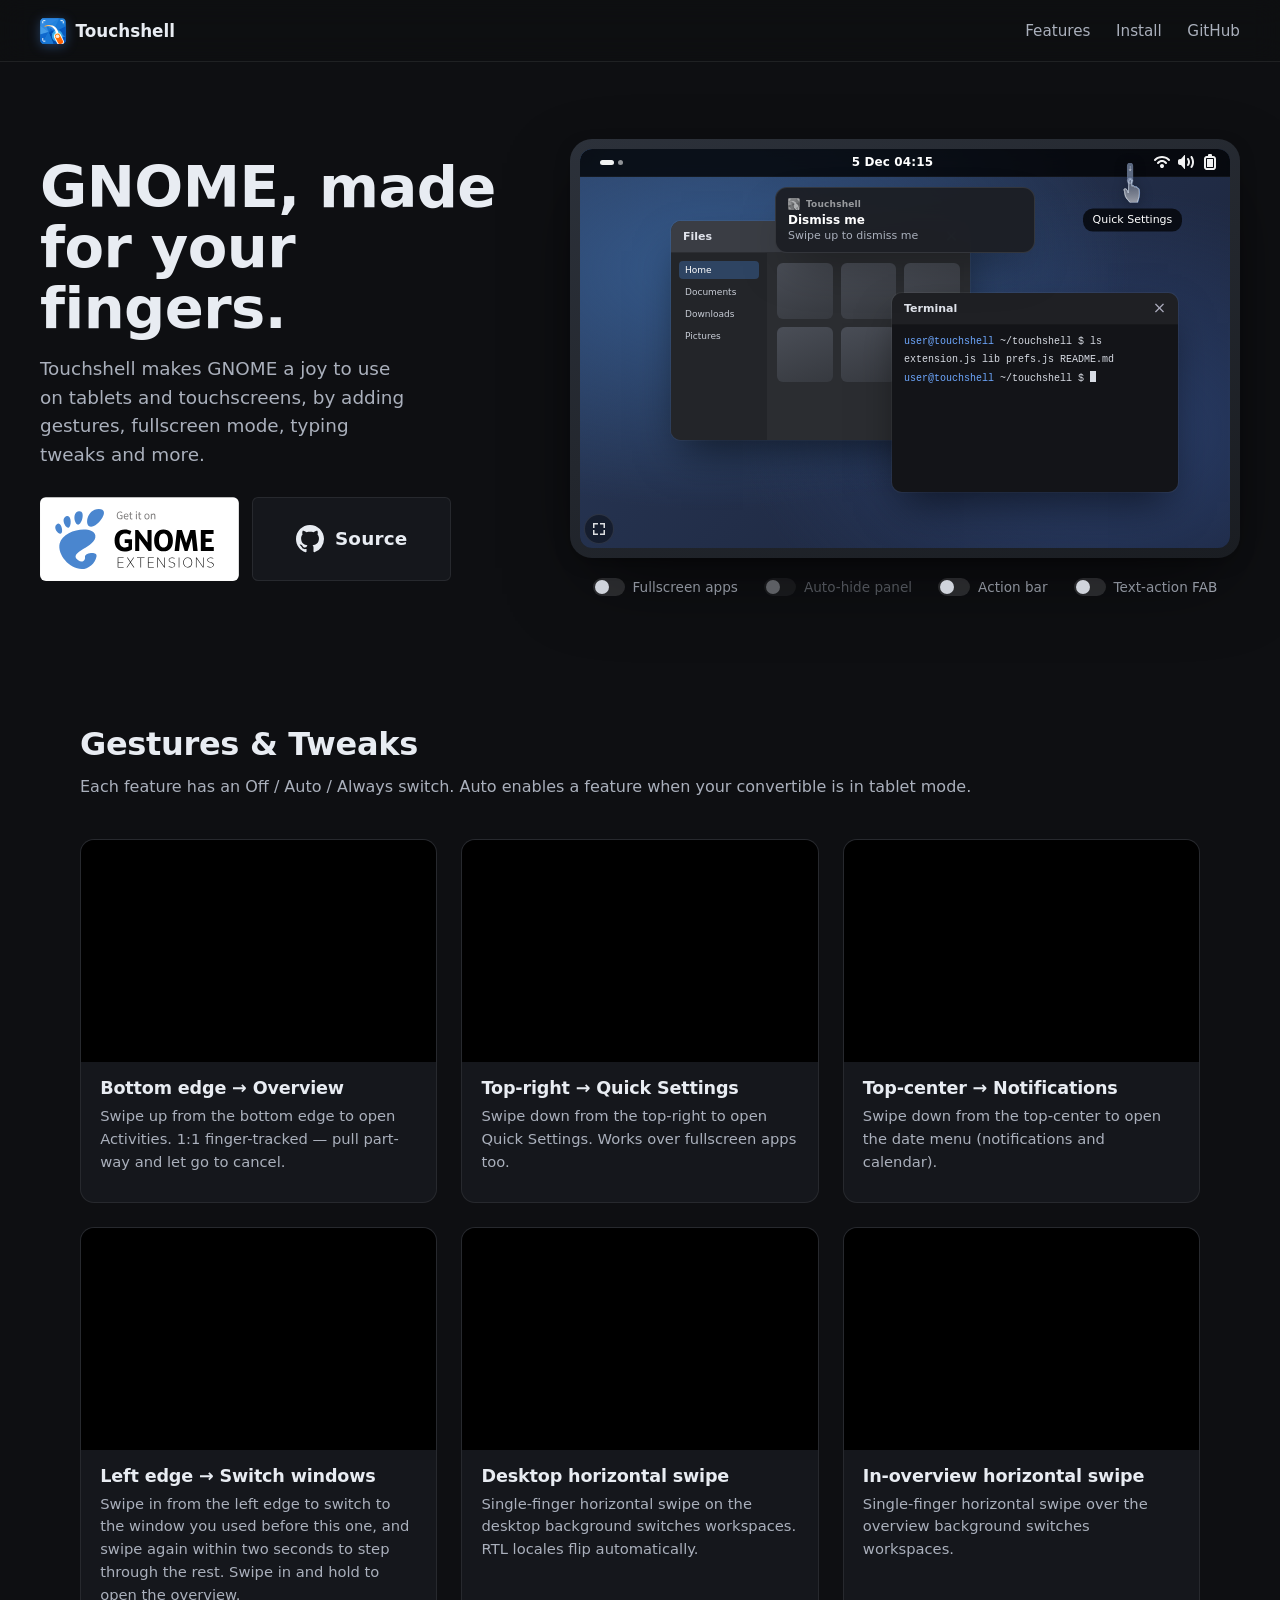
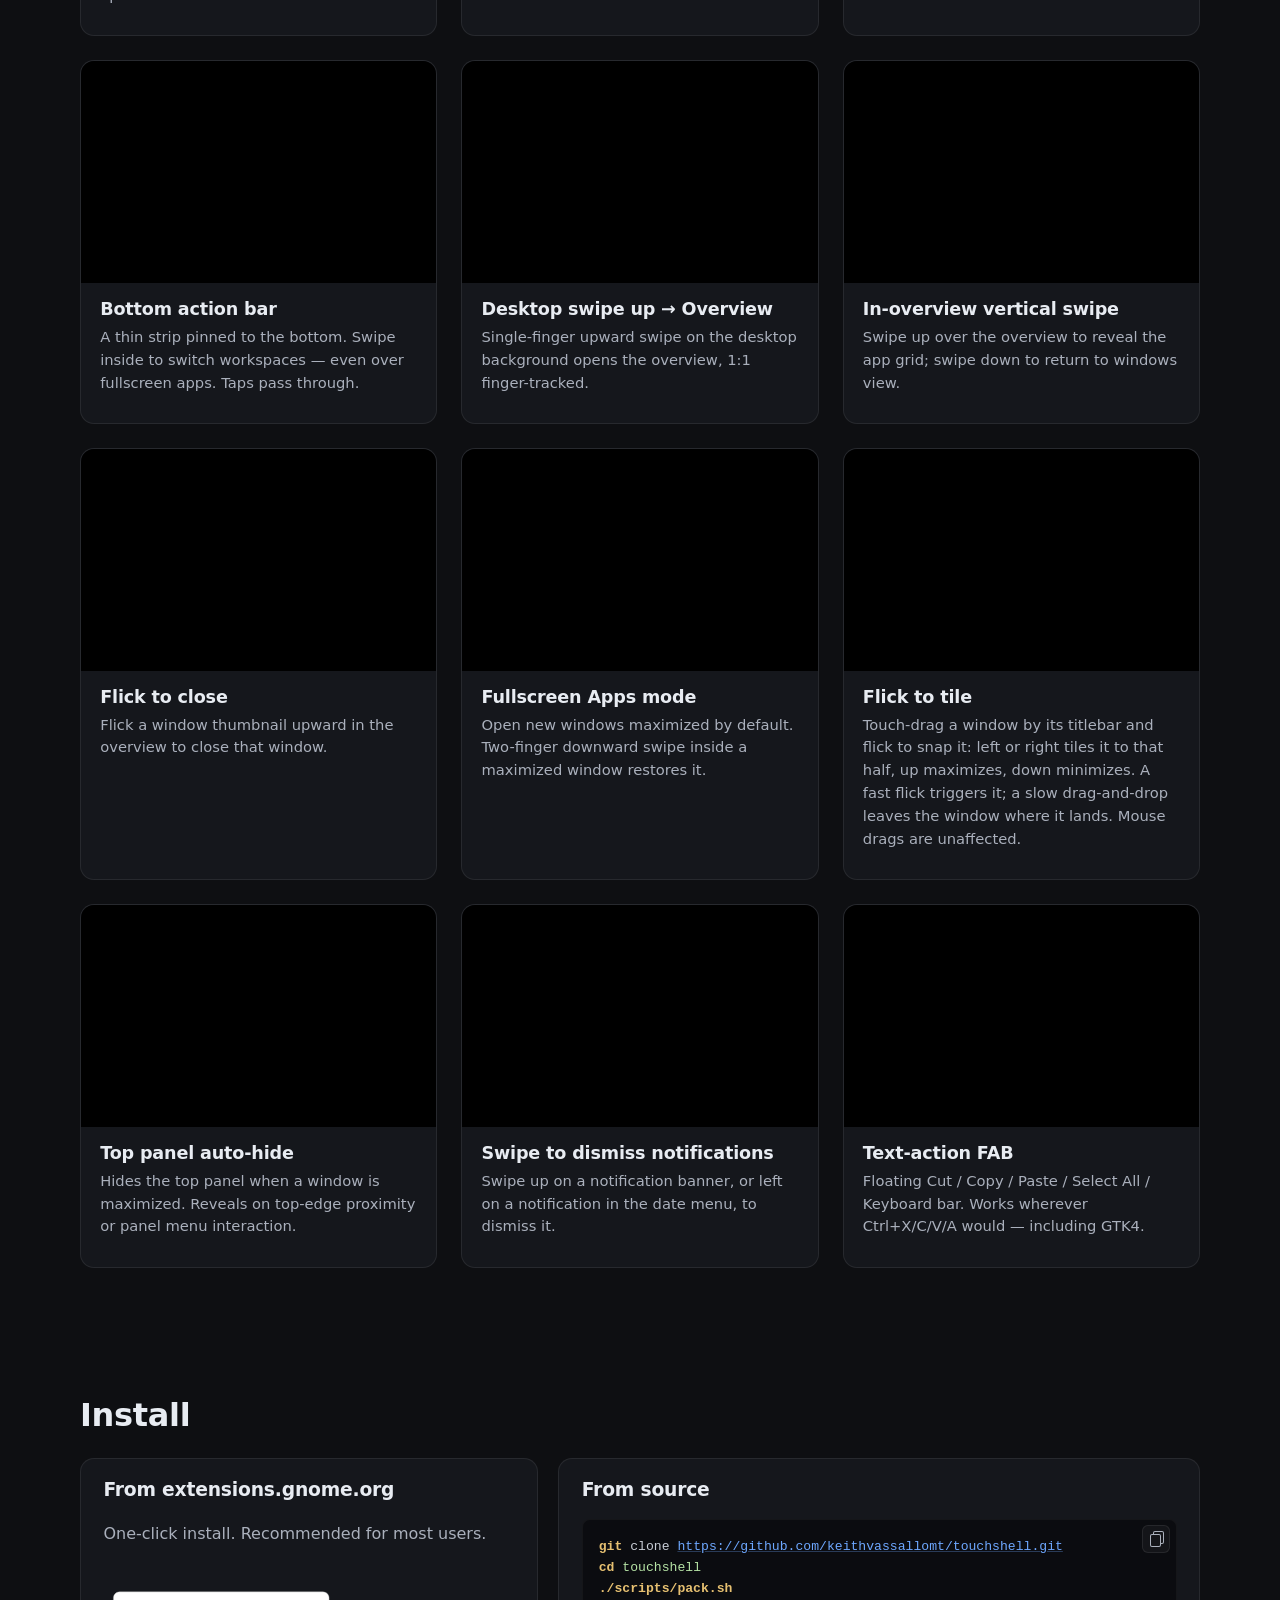
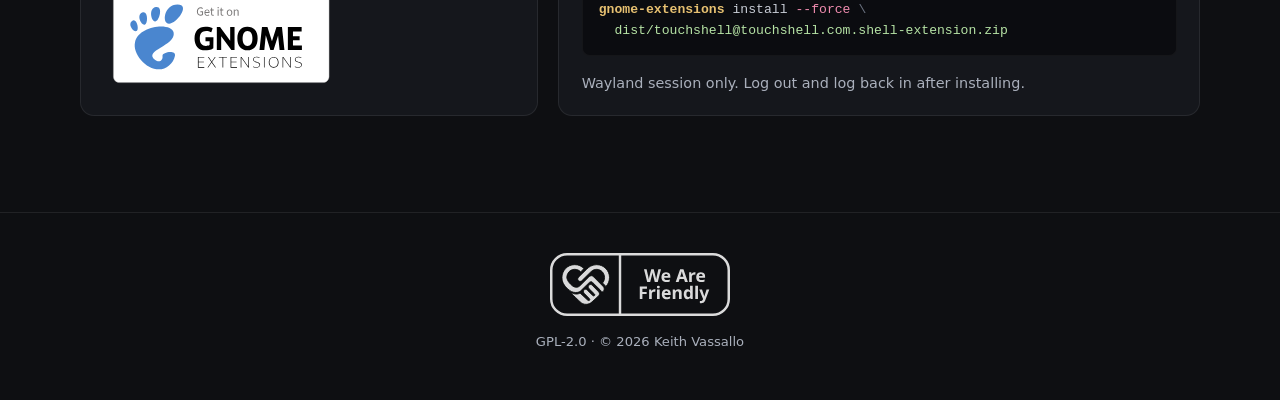
<file: index.html>
<!doctype html>
<html lang="en">
<head>
  <meta charset="utf-8" />
  <meta name="viewport" content="width=device-width, initial-scale=1, viewport-fit=cover" />
  <title>Touchshell — GNOME, made for your fingers</title>
  <meta name="description" content="A GNOME Shell extension that makes GNOME a joy to use on tablets and touchscreens — gestures, fullscreen mode, typing tweaks and more." />
  <link rel="icon" href="assets/touchshell.svg" type="image/svg+xml" />

  <!-- Open Graph -->
  <meta property="og:type" content="website" />
  <meta property="og:site_name" content="Touchshell" />
  <meta property="og:title" content="Touchshell - Making GNOME better on tablets and touchscreens" />
  <meta property="og:description" content="A GNOME Shell extension that makes GNOME a joy to use on tablets and touchscreens — gestures, fullscreen mode, typing tweaks and more." />
  <meta property="og:url" content="https://touchshell.com/" />
  <meta property="og:image" content="https://touchshell.com/assets/social-card.png" />
  <meta property="og:image:width" content="1731" />
  <meta property="og:image:height" content="909" />
  <meta property="og:image:alt" content="Touchshell — GNOME made for your fingers. Hero screenshot showing the in-browser GNOME mock and feature toggles." />

  <!-- Twitter / X -->
  <meta name="twitter:card" content="summary_large_image" />
  <meta name="twitter:title" content="Touchshell - Making GNOME better on tablets and touchscreens" />
  <meta name="twitter:description" content="A GNOME Shell extension that makes GNOME a joy to use on tablets and touchscreens — gestures, fullscreen mode, typing tweaks and more." />
  <meta name="twitter:image" content="https://touchshell.com/assets/social-card.png" />
  <meta name="twitter:image:alt" content="Touchshell — GNOME made for your fingers. Hero screenshot showing the in-browser GNOME mock and feature toggles." />

  <link rel="stylesheet" href="styles.css" />
</head>
<body>
  <header class="site-header">
    <a class="brand" href="/">
      <span class="brand-mark" aria-hidden="true"></span>
      <span class="brand-name">Touchshell</span>
    </a>
    <nav class="site-nav">
      <a href="#features">Features</a>
      <a href="#install">Install</a>
      <a href="https://github.com/keithvassallomt/touchshell" target="_blank" rel="noopener">GitHub</a>
    </nav>
  </header>

  <main>
    <section class="hero">
      <div class="hero-copy">
        <h1>GNOME, made for your fingers.</h1>
        <p class="lede">Touchshell makes GNOME a joy to use on tablets and touchscreens, by adding gestures, fullscreen mode, typing tweaks and more.</p>
        <div class="hero-cta">
          <a class="ego-badge" href="https://extensions.gnome.org/extension/9983/touchshell/" target="_blank" rel="noopener" aria-label="Get it on GNOME Extensions">
            <img src="assets/get-it-on-ego.svg" alt="Get it on GNOME Extensions" />
          </a>
          <a class="github-badge" href="https://github.com/keithvassallomt/touchshell" target="_blank" rel="noopener" aria-label="Source on GitHub">
            <svg viewBox="0 0 16 16" width="22" height="22" aria-hidden="true" fill="currentColor">
              <path d="M8 0C3.58 0 0 3.58 0 8c0 3.54 2.29 6.53 5.47 7.59.4.07.55-.17.55-.38 0-.19-.01-.82-.01-1.49-2.01.37-2.53-.49-2.69-.94-.09-.23-.48-.94-.82-1.13-.28-.15-.68-.52-.01-.53.63-.01 1.08.58 1.23.82.72 1.21 1.87.87 2.33.66.07-.52.28-.87.51-1.07-1.78-.2-3.64-.89-3.64-3.95 0-.87.31-1.59.82-2.15-.08-.2-.36-1.02.08-2.12 0 0 .67-.21 2.2.82.64-.18 1.32-.27 2-.27.68 0 1.36.09 2 .27 1.53-1.04 2.2-.82 2.2-.82.44 1.1.16 1.92.08 2.12.51.56.82 1.27.82 2.15 0 3.07-1.87 3.75-3.65 3.95.29.25.54.73.54 1.48 0 1.07-.01 1.93-.01 2.2 0 .21.15.46.55.38A8.013 8.013 0 0016 8c0-4.42-3.58-8-8-8z"/>
            </svg>
            <span>Source</span>
          </a>
        </div>
      </div>

      <div class="stage" id="stage" aria-label="Interactive Touchshell demo">
        <div class="device" id="device">
          <button class="device-fullscreen-btn" id="deviceFullscreenBtn" type="button" aria-label="Toggle fullscreen demo">
            <svg class="icon-expand" viewBox="0 0 16 16" width="16" height="16" aria-hidden="true" fill="currentColor">
              <path d="M2 2h5v1.5H3.5V7H2V2zm12 0v5h-1.5V3.5H9V2h5zM2 14v-5h1.5v3.5H7V14H2zm12 0h-5v-1.5h3.5V9H14v5z"/>
            </svg>
            <svg class="icon-collapse" viewBox="0 0 16 16" width="16" height="16" aria-hidden="true" fill="currentColor">
              <path d="M2 6h4V2H4.5v2.5H2V6zm8-4v4h4V4.5h-2.5V2H10zM6 14v-4H2v1.5h2.5V14H6zm8-4h-4v4h1.5v-2.5H14V10z"/>
            </svg>
          </button>
          <div class="shell" id="shell">
            <!-- top panel -->
            <div class="panel" id="panel">
              <button class="panel-workspaces" type="button" id="panelWorkspaces" aria-label="Workspaces">
                <span class="ws-pip" data-ws="0"></span>
                <span class="ws-pip" data-ws="1"></span>
              </button>
              <button class="panel-clock" type="button" id="panelClock">10:42 · Wed 13 May</button>
              <div class="panel-tray">
                <span class="tray-icon" data-icon="wifi" aria-hidden="true"></span>
                <span class="tray-icon" data-icon="vol" aria-hidden="true"></span>
                <span class="tray-icon" data-icon="bat" aria-hidden="true"></span>
              </div>
            </div>

            <!-- desktop / windows layer -->
            <div class="stage-layer" id="stageLayer">
              <div class="workspaces" id="workspaces">
                <div class="workspace" data-ws="0">
                  <div class="wallpaper"></div>
                  <div class="window" style="--x:14%; --y:18%; --w:46%; --h:55%;">
                    <div class="window-header">
                      <span class="window-title">Files</span>
                      <span class="window-close" aria-hidden="true">×</span>
                    </div>
                    <div class="window-body files-body">
                      <div class="sidebar">
                        <div class="side-item">Home</div>
                        <div class="side-item">Documents</div>
                        <div class="side-item">Downloads</div>
                        <div class="side-item">Pictures</div>
                      </div>
                      <div class="files-grid">
                        <div class="file"></div><div class="file"></div><div class="file"></div>
                        <div class="file"></div><div class="file"></div><div class="file"></div>
                      </div>
                    </div>
                  </div>
                  <div class="window" style="--x:48%; --y:36%; --w:44%; --h:50%;">
                    <div class="window-header dark">
                      <span class="window-title">Terminal</span>
                      <span class="window-close" aria-hidden="true">×</span>
                    </div>
                    <div class="window-body term-body">
                      <p><span class="term-prompt">user@touchshell</span> ~/touchshell $ ls</p>
                      <p>extension.js  lib  prefs.js  README.md</p>
                      <p><span class="term-prompt">user@touchshell</span> ~/touchshell $ <span class="term-cursor"></span></p>
                    </div>
                  </div>
                  <div class="window textedit-window" data-closable id="closableWindow" style="--x:6%; --y:76%; --w:40%; --h:22%;">
                    <div class="window-header">
                      <span class="window-title">TextEdit</span>
                      <span class="window-close" aria-hidden="true">×</span>
                    </div>
                    <div class="window-body textedit-body">
                      <p class="textedit-prompt">flick up to close me</p>
                    </div>
                  </div>
                </div>
                <div class="workspace" data-ws="1">
                  <div class="wallpaper"></div>
                  <div class="window" style="--x:18%; --y:14%; --w:60%; --h:70%;">
                    <div class="window-header">
                      <span class="window-title">Web</span>
                      <span class="window-close" aria-hidden="true">×</span>
                    </div>
                    <div class="window-body web-body">
                      <div class="web-bar"></div>
                      <div class="web-content">
                        <div class="web-line w70"></div>
                        <div class="web-line w50"></div>
                        <div class="web-line w90"></div>
                        <div class="web-line w40"></div>
                      </div>
                    </div>
                  </div>
                </div>
              </div>

              <!-- overview overlays -->
              <div class="overview-workspaces" id="overviewWorkspaces" aria-hidden="true">
                <div class="thumb active" data-ws="0">
                  <div class="thumb-win" style="--x:14%; --y:18%; --w:46%; --h:55%; --c:#3a3d44"></div>
                  <div class="thumb-win" style="--x:48%; --y:36%; --w:44%; --h:50%; --c:#1f2024"></div>
                </div>
                <div class="thumb" data-ws="1">
                  <div class="thumb-win" style="--x:18%; --y:14%; --w:60%; --h:70%; --c:#3a3d44"></div>
                </div>
              </div>

              <div class="dash" id="dash" aria-hidden="true">
                <div class="dash-app"></div>
                <div class="dash-app"></div>
                <div class="dash-app"></div>
                <div class="dash-app"></div>
                <div class="dash-app"></div>
                <div class="dash-app dash-sep"></div>
                <div class="dash-app dash-grid"></div>
              </div>

              <!-- app grid (visible only in mode=app-grid) -->
              <div class="app-grid" id="appGrid" aria-hidden="true">
                <div class="app-grid-tile"></div><div class="app-grid-tile"></div>
                <div class="app-grid-tile"></div><div class="app-grid-tile"></div>
                <div class="app-grid-tile"></div><div class="app-grid-tile"></div>
                <div class="app-grid-tile"></div><div class="app-grid-tile"></div>
                <div class="app-grid-tile"></div><div class="app-grid-tile"></div>
                <div class="app-grid-tile"></div><div class="app-grid-tile"></div>
              </div>
            </div>

            <!-- desktop notification banner (dismissible) -->
            <div class="banner" id="banner" data-dismiss="banner">
              <span class="banner-head">
                <img class="notif-icon" src="assets/touchshell.svg" data-icon="touchshell" alt="" aria-hidden="true" />
                <span class="banner-app">Touchshell</span>
              </span>
              <span class="banner-title">Dismiss me</span>
              <span class="banner-body">Swipe up to dismiss me</span>
            </div>

            <!-- quick settings popover -->
            <div class="popover popover-qs" id="popoverQs" aria-hidden="true">
              <!-- Sliders at the top -->
              <div class="qs-slider">
                <span class="qs-slider-icon" data-icon="vol" aria-hidden="true"></span>
                <div class="qs-slider-track"><div class="qs-slider-fill" style="width:42%"></div></div>
              </div>
              <div class="qs-slider">
                <span class="qs-slider-icon" data-icon="brightness" aria-hidden="true"></span>
                <div class="qs-slider-track"><div class="qs-slider-fill" style="width:68%"></div></div>
              </div>

              <!-- Tiles -->
              <div class="qs-tiles">
                <button class="qs-tile on" type="button" data-tile="wifi">
                  <span class="qs-tile-icon" data-icon="wifi" aria-hidden="true"></span>
                  <span class="qs-tile-label">Wi-Fi</span>
                  <span class="qs-tile-chev" aria-hidden="true">›</span>
                </button>
                <button class="qs-tile on" type="button" data-tile="bluetooth">
                  <span class="qs-tile-icon" data-icon="bluetooth" aria-hidden="true"></span>
                  <span class="qs-tile-label">Bluetooth</span>
                  <span class="qs-tile-chev" aria-hidden="true">›</span>
                </button>
                <button class="qs-tile" type="button" data-tile="night-light">
                  <span class="qs-tile-icon" data-icon="night-light" aria-hidden="true"></span>
                  <span class="qs-tile-label">Night Light</span>
                </button>
                <button class="qs-tile on" type="button" data-tile="dark-style">
                  <span class="qs-tile-icon qs-tile-icon-inline" aria-hidden="true">
                    <svg viewBox="0 0 16 16" fill="currentColor"><path d="M8 1.5a6.5 6.5 0 1 0 0 13zm0 1.4v10.2a5.1 5.1 0 0 1 0-10.2z"/><path d="M8 0a8 8 0 1 0 0 16A8 8 0 0 0 8 0zm0 1.5a6.5 6.5 0 0 1 0 13 6.5 6.5 0 0 1 0-13z" opacity=".7"/></svg>
                  </span>
                  <span class="qs-tile-label">Dark Style</span>
                </button>
                <button class="qs-tile qs-tile-touchshell" type="button" data-tile="touchshell" id="qsTouchshell" aria-expanded="false">
                  <span class="qs-tile-icon qs-tile-icon-brand" aria-hidden="true"></span>
                  <span class="qs-tile-label">Touchshell</span>
                  <span class="qs-tile-chev" aria-hidden="true">›</span>
                </button>
              </div>

              <!-- Touchshell sub-panel (shown when qsTouchshell is expanded) -->
              <div class="qs-subpanel" id="qsTouchshellPanel">
                <div class="qs-subpanel-header">
                  <span class="qs-tile-icon qs-tile-icon-brand" aria-hidden="true"></span>
                  <span class="qs-subpanel-title">Touchshell</span>
                </div>
                <div class="qs-sub-row">
                  <span class="qs-sub-label">Fullscreen apps</span>
                  <button class="qs-sub-toggle" type="button" role="switch" data-qs-toggle="fullscreen-apps" aria-checked="false">
                    <span class="qs-sub-pip"></span>
                  </button>
                </div>
                <div class="qs-sub-row">
                  <span class="qs-sub-label">Auto-hide top panel</span>
                  <button class="qs-sub-toggle" type="button" role="switch" data-qs-toggle="panel-hide" aria-checked="false">
                    <span class="qs-sub-pip"></span>
                  </button>
                </div>
                <div class="qs-sub-row">
                  <span class="qs-sub-label">Touch text-action FAB</span>
                  <button class="qs-sub-toggle" type="button" role="switch" data-qs-toggle="fab" aria-checked="false">
                    <span class="qs-sub-pip"></span>
                  </button>
                </div>
              </div>
            </div>

            <!-- calendar / notifications popover -->
            <div class="popover popover-cal" id="popoverCal" aria-hidden="true">
              <div class="cal-header" id="calHeader"></div>
              <div class="cal-grid" id="calGrid"></div>
              <div class="notif-list">
                <div class="notif dismissible" id="bannerShadeEntry" data-dismiss="notif">
                  <span class="notif-head">
                    <img class="notif-icon" src="assets/touchshell.svg" data-icon="touchshell" alt="" aria-hidden="true" />
                    <span class="notif-app">Touchshell</span>
                  </span>
                  <span class="notif-body">Swipe left to dismiss me</span>
                </div>
                <div class="notif">
                  <span class="notif-head">
                    <img class="notif-icon" src="assets/touchshell.svg" data-icon="touchshell" alt="" aria-hidden="true" />
                    <span class="notif-app">Touchshell</span>
                  </span>
                  <span class="notif-body">v1.0 is ready</span>
                </div>
                <div class="notif">
                  <span class="notif-head">
                    <span class="notif-icon" data-icon="files" aria-hidden="true"></span>
                    <span class="notif-app">Files</span>
                  </span>
                  <span class="notif-body">Sync complete</span>
                </div>
              </div>
            </div>
            <!-- bottom action bar (visible when toggled on; visual only) -->
            <div class="action-bar" id="actionBar" aria-hidden="true"></div>

            <!-- gesture hint overlay (lives inside the shell so anchor coords match) -->
            <div class="hint" id="hint" aria-hidden="true">
              <img id="hintIcon" alt="" />
              <span id="hintLabel"></span>
            </div>

            <!-- Touch text-action FAB (visible only when fab toggle is on) -->
            <button class="ts-fab" id="tsFab" type="button" tabindex="-1" aria-label="Text actions" aria-hidden="true">
              <svg viewBox="0 0 16 16" width="18" height="18" aria-hidden="true" fill="currentColor">
                <path d="M2 4.5A1.5 1.5 0 0 1 3.5 3h9A1.5 1.5 0 0 1 14 4.5v7A1.5 1.5 0 0 1 12.5 13h-9A1.5 1.5 0 0 1 2 11.5v-7zm1 0v7c0 .28.22.5.5.5h9a.5.5 0 0 0 .5-.5v-7a.5.5 0 0 0-.5-.5h-9a.5.5 0 0 0-.5.5z"/>
                <path d="M4 5.75h1.5v1H4v-1zm2.5 0H8v1H6.5v-1zm2.5 0h1.5v1H9v-1zm2.5 0H13v1h-1.5v-1zM4 7.75h1.5v1H4v-1zm2.5 0H8v1H6.5v-1zm2.5 0h1.5v1H9v-1zm2.5 0H13v1h-1.5v-1zM5 9.75h6v1H5v-1z"/>
              </svg>
            </button>

            <!-- Action bar that pops above the FAB when tapped -->
            <div class="ts-fab-bar" id="tsFabBar" role="menu" aria-hidden="true">
              <button class="ts-fab-btn" type="button" tabindex="-1" data-action="cut" role="menuitem">
                <svg viewBox="0 0 16 16" width="14" height="14" aria-hidden="true" fill="currentColor"><path d="M3.5 1.5a2 2 0 1 0 1.46 3.36L6.78 6.5l-1.82 1.64A2 2 0 1 0 5.7 9l1.85-1.64L11.5 11a1.5 1.5 0 0 0 1.06.44h.94l-4.94-4.44 4.94-4.44h-.94A1.5 1.5 0 0 0 11.5 3L7.55 6.5 4.96 4.14A2 2 0 0 0 3.5 1.5zm0 1a1 1 0 1 1 0 2 1 1 0 0 1 0-2zm0 7.5a1 1 0 1 1 0 2 1 1 0 0 1 0-2z"/></svg>
                <span>Cut</span>
              </button>
              <button class="ts-fab-btn" type="button" tabindex="-1" data-action="copy" role="menuitem">
                <svg viewBox="0 0 16 16" width="14" height="14" aria-hidden="true" fill="currentColor"><path d="M5 2a2 2 0 0 1 2-2h7a2 2 0 0 1 2 2v9a2 2 0 0 1-2 2h-2v-1h2a1 1 0 0 0 1-1V2a1 1 0 0 0-1-1H7a1 1 0 0 0-1 1v1H5V2z"/><path d="M2 5a2 2 0 0 1 2-2h7a2 2 0 0 1 2 2v9a2 2 0 0 1-2 2H4a2 2 0 0 1-2-2V5zm2-1a1 1 0 0 0-1 1v9a1 1 0 0 0 1 1h7a1 1 0 0 0 1-1V5a1 1 0 0 0-1-1H4z"/></svg>
                <span>Copy</span>
              </button>
              <button class="ts-fab-btn" type="button" tabindex="-1" data-action="paste" role="menuitem">
                <svg viewBox="0 0 16 16" width="14" height="14" aria-hidden="true" fill="currentColor"><path d="M5 0a1.5 1.5 0 0 0-1.5 1.5V2H2a2 2 0 0 0-2 2v10a2 2 0 0 0 2 2h10a2 2 0 0 0 2-2V4a2 2 0 0 0-2-2h-1.5v-.5A1.5 1.5 0 0 0 9 0H5zm0 1h4a.5.5 0 0 1 .5.5V2H4.5v-.5A.5.5 0 0 1 5 1zM2 3h10a1 1 0 0 1 1 1v10a1 1 0 0 1-1 1H2a1 1 0 0 1-1-1V4a1 1 0 0 1 1-1z"/></svg>
                <span>Paste</span>
              </button>
              <button class="ts-fab-btn" type="button" tabindex="-1" data-action="selectAll" role="menuitem">
                <svg viewBox="0 0 16 16" width="14" height="14" aria-hidden="true" fill="currentColor"><path d="M1 1h2v1H2v1H1V1zm12 0h2v2h-1V2h-1V1zM1 13h1v1h1v1H1v-2zm13 0h1v2h-2v-1h1v-1zM4 1h2v1H4V1zm4 0h2v1H8V1zM4 14h2v1H4v-1zm4 0h2v1H8v-1zM1 4h1v2H1V4zm0 4h1v2H1V8zm13-4h1v2h-1V4zm0 4h1v2h-1V8zM5 5h6v6H5V5zm1 1v4h4V6H6z"/></svg>
                <span>Select All</span>
              </button>
              <button class="ts-fab-btn" type="button" tabindex="-1" data-action="keyboard" role="menuitem">
                <svg viewBox="0 0 16 16" width="14" height="14" aria-hidden="true" fill="currentColor"><path d="M2 4a2 2 0 0 0-2 2v5a2 2 0 0 0 2 2h12a2 2 0 0 0 2-2V6a2 2 0 0 0-2-2H2zm0 1h12a1 1 0 0 1 1 1v5a1 1 0 0 1-1 1H2a1 1 0 0 1-1-1V6a1 1 0 0 1 1-1z"/><path d="M2.5 6.5h1v1h-1v-1zm2 0h1v1h-1v-1zm2 0h1v1h-1v-1zm2 0h1v1h-1v-1zm2 0h1v1h-1v-1zm2 0h1v1h-1v-1zm-10 2h1v1h-1v-1zm2 0h1v1h-1v-1zm2 0h1v1h-1v-1zm2 0h1v1h-1v-1zm2 0h1v1h-1v-1zm2 0h1v1h-1v-1zm-9 2h7v1h-7v-1z"/></svg>
                <span>Keyboard</span>
              </button>
            </div>

            <!-- On-screen keyboard mock (only the hide button is functional) -->
            <div class="ts-osk" id="tsOsk" aria-hidden="true">
              <div class="ts-osk-bar">
                <button class="ts-osk-hide" type="button" tabindex="-1" aria-label="Hide keyboard">
                  <svg viewBox="0 0 16 16" width="14" height="14" aria-hidden="true" fill="currentColor">
                    <path d="M2 4a2 2 0 0 0-2 2v5a2 2 0 0 0 2 2h12a2 2 0 0 0 2-2V6a2 2 0 0 0-2-2H2zm0 1h12a1 1 0 0 1 1 1v5a1 1 0 0 1-1 1H2a1 1 0 0 1-1-1V6a1 1 0 0 1 1-1z"/>
                    <path d="M8 16l-2-2h4l-2 2z"/>
                  </svg>
                </button>
              </div>
              <div class="ts-osk-row"><span>q</span><span>w</span><span>e</span><span>r</span><span>t</span><span>y</span><span>u</span><span>i</span><span>o</span><span>p</span></div>
              <div class="ts-osk-row ts-osk-indent"><span>a</span><span>s</span><span>d</span><span>f</span><span>g</span><span>h</span><span>j</span><span>k</span><span>l</span></div>
              <div class="ts-osk-row"><span class="ts-osk-wide">⇧</span><span>z</span><span>x</span><span>c</span><span>v</span><span>b</span><span>n</span><span>m</span><span class="ts-osk-wide">⌫</span></div>
              <div class="ts-osk-row ts-osk-bottom"><span class="ts-osk-meta">?123</span><span class="ts-osk-meta">,</span><span class="ts-osk-space"></span><span class="ts-osk-meta">.</span><span class="ts-osk-meta">⏎</span></div>
            </div>
          </div>
        </div>

        <!-- simulation control bar (below the device, scales with .stage) -->
        <div class="sim-controls" id="simControls">
          <button class="sim-toggle" type="button" data-toggle="fullscreen-apps" aria-checked="false">
            <span class="sim-toggle-track"><span class="sim-toggle-pip"></span></span>
            <span class="sim-toggle-label">Fullscreen apps</span>
          </button>
          <button class="sim-toggle" type="button" data-toggle="panel-hide" aria-checked="false">
            <span class="sim-toggle-track"><span class="sim-toggle-pip"></span></span>
            <span class="sim-toggle-label">Auto-hide panel</span>
          </button>
          <button class="sim-toggle" type="button" data-toggle="action-bar" aria-checked="false">
            <span class="sim-toggle-track"><span class="sim-toggle-pip"></span></span>
            <span class="sim-toggle-label">Action bar</span>
          </button>
          <button class="sim-toggle" type="button" data-toggle="fab" aria-checked="false">
            <span class="sim-toggle-track"><span class="sim-toggle-pip"></span></span>
            <span class="sim-toggle-label">Text-action FAB</span>
          </button>
        </div>

        <!-- mobile fallback (shown via CSS on small screens) -->
        <div class="mobile-fallback" aria-hidden="true">
          <video autoplay muted loop playsinline preload="metadata" poster="">
            <source src="https://github.com/keithvassallomt/touchshell/releases/download/demos-v1/bottom-edge.webm" type="video/webm" />
          </video>
          <p class="mobile-fallback-caption">Best viewed on a touchscreen tablet or desktop. Touchshell makes GNOME swipe-friendly.</p>
        </div>
      </div>
    </section>

    <section id="features" class="features">
      <h2>Gestures &amp; Tweaks</h2>
      <p class="section-lede">Each feature has an Off / Auto / Always switch. Auto enables a feature when your convertible is in tablet mode.</p>

      <!-- feature sections will be hydrated by app.js from a manifest, kept inline here for no-JS users -->
      <div class="feature-grid" id="featureGrid"></div>
    </section>

    <div class="lightbox" id="lightbox" role="dialog" aria-modal="true" aria-labelledby="lightboxTitle" hidden>
      <button class="lightbox-close" id="lightboxClose" type="button" aria-label="Close">&times;</button>
      <button class="lightbox-nav lightbox-prev" id="lightboxPrev" type="button" aria-label="Previous">&larr;</button>
      <button class="lightbox-nav lightbox-next" id="lightboxNext" type="button" aria-label="Next">&rarr;</button>
      <div class="lightbox-stage">
        <video id="lightboxVideo" autoplay muted loop playsinline preload="auto"></video>
        <figcaption class="lightbox-caption">
          <h3 id="lightboxTitle"></h3>
          <p id="lightboxDesc"></p>
        </figcaption>
      </div>
    </div>

    <section id="install" class="install">
      <h2>Install</h2>
      <div class="install-cards">
        <a class="install-card install-ego" href="https://extensions.gnome.org/extension/9983/touchshell/" target="_blank" rel="noopener">
          <h3>From extensions.gnome.org</h3>
          <p>One-click install. Recommended for most users.</p>
          <img class="install-ego-badge" src="assets/get-it-on-ego.svg" alt="Get it on GNOME Extensions" />
        </a>
        <div class="install-card">
          <h3>From source</h3>
          <div class="code-block">
            <button class="code-copy" type="button" data-copy-target="installCode" aria-label="Copy to clipboard">
              <svg viewBox="0 0 16 16" width="16" height="16" aria-hidden="true" fill="currentColor">
                <path d="M5 2a2 2 0 0 1 2-2h7a2 2 0 0 1 2 2v9a2 2 0 0 1-2 2h-2v-1h2a1 1 0 0 0 1-1V2a1 1 0 0 0-1-1H7a1 1 0 0 0-1 1v1H5V2z"/>
                <path d="M2 5a2 2 0 0 1 2-2h7a2 2 0 0 1 2 2v9a2 2 0 0 1-2 2H4a2 2 0 0 1-2-2V5zm2-1a1 1 0 0 0-1 1v9a1 1 0 0 0 1 1h7a1 1 0 0 0 1-1V5a1 1 0 0 0-1-1H4z"/>
              </svg>
              <span class="code-copy-label">Copy</span>
            </button>
            <pre><code id="installCode" class="lang-shell"><span class="tok-cmd">git</span> <span class="tok-sub">clone</span> <span class="tok-url">https://github.com/keithvassallomt/touchshell.git</span>
<span class="tok-cmd">cd</span> <span class="tok-path">touchshell</span>
<span class="tok-cmd">./scripts/pack.sh</span>
<span class="tok-cmd">gnome-extensions</span> <span class="tok-sub">install</span> <span class="tok-flag">--force</span> <span class="tok-cont">\</span>
  <span class="tok-path">dist/touchshell@touchshell.com.shell-extension.zip</span></code></pre>
          </div>
          <p class="install-note">Wayland session only. Log out and log back in after installing.</p>
        </div>
      </div>
    </section>
  </main>

  <footer class="site-footer">
    <a class="manifesto-badge" href="https://friendlymanifesto.org" target="_blank" rel="noopener" aria-label="Friendly Manifesto adherent">
      <img src="assets/friendly-manifesto-badge-white.svg" alt="Friendly Manifesto" />
    </a>
    <p class="copyright">GPL-2.0 &middot; &copy; <span id="copyrightYear"></span> Keith Vassallo</p>
  </footer>

  <script type="module" src="app.js"></script>
</body>
</html>
</file>
<file: styles.css>
/* ===== Tokens ===== */
:root {
  --bg: #0e0f12;
  --bg-2: #15171c;
  --fg: #e8ecf2;
  --fg-dim: #aab0bc;
  --accent: #4c93f4;
  --accent-2: #6ea8ff;
  --line: rgba(255,255,255,.08);
  --radius: 14px;
  --radius-lg: 22px;
  --font-ui: "Inter", "Cantarell", -apple-system, BlinkMacSystemFont, "Segoe UI", system-ui, sans-serif;
  --font-mono: "JetBrains Mono", "SF Mono", ui-monospace, "Cascadia Mono", Menlo, monospace;
  --shadow-lg: 0 30px 80px -20px rgba(0,0,0,.6), 0 6px 22px -8px rgba(0,0,0,.45);
}

* { box-sizing: border-box; }
html, body { margin: 0; padding: 0; }
body {
  font-family: var(--font-ui);
  color: var(--fg);
  background: radial-gradient(1200px 600px at 50% -10%, #1a2742 0%, var(--bg) 55%) no-repeat, var(--bg);
  min-height: 100vh;
  -webkit-font-smoothing: antialiased;
  text-rendering: optimizeLegibility;
}
a { color: inherit; }
h1, h2, h3 { letter-spacing: -0.01em; }
h1 { font-size: clamp(2.2rem, 4.5vw, 3.6rem); line-height: 1.05; margin: 0 0 1rem; }
h2 { font-size: clamp(1.6rem, 2.5vw, 2.2rem); margin: 0 0 .75rem; }
p { line-height: 1.55; color: var(--fg-dim); }

/* ===== Header ===== */
.site-header {
  display: flex;
  align-items: center;
  justify-content: space-between;
  padding: 1.1rem clamp(1rem, 4vw, 2.5rem);
  position: sticky; top: 0;
  backdrop-filter: blur(14px);
  background: rgba(14,15,18,.6);
  border-bottom: 1px solid var(--line);
  z-index: 10;
}
.brand { display: flex; align-items: center; gap: .6rem; text-decoration: none; font-weight: 600; }
.brand-mark {
  width: 26px; height: 26px;
  background: url(assets/touchshell.svg) center/contain no-repeat;
  filter: drop-shadow(0 2px 6px rgba(76,147,244,.35));
}
.brand-name { font-size: 1.05rem; }
.site-nav { display: flex; gap: 1.6rem; }
.site-nav a { color: var(--fg-dim); text-decoration: none; font-size: .95rem; transition: color .15s; }
.site-nav a:hover { color: var(--fg); }

/* ===== Hero ===== */
.hero {
  max-width: 1400px;
  margin: 0 auto;
  padding: clamp(2rem, 6vw, 5rem) clamp(1rem, 4vw, 2.5rem) 3rem;
  display: grid;
  grid-template-columns: minmax(280px, 1fr) minmax(380px, 1.4fr);
  gap: clamp(1.5rem, 4vw, 3.5rem);
  align-items: center;
}
.hero-copy .lede {
  font-size: 1.15rem;
  max-width: 32ch;
  margin: 0 0 1.75rem;
}
.hero-cta { display: flex; flex-wrap: wrap; gap: .8rem; }
.btn {
  display: inline-flex; align-items: center; justify-content: center;
  padding: .85rem 1.3rem;
  border-radius: 999px;
  font-weight: 600; font-size: .95rem;
  text-decoration: none;
  transition: transform .12s ease, background .12s, border-color .12s;
  border: 1px solid transparent;
}
.btn:active { transform: translateY(1px); }
.btn-primary { background: var(--accent); color: white; }
.btn-primary:hover { background: var(--accent-2); }
.btn-ghost { border-color: var(--line); color: var(--fg); background: rgba(255,255,255,.02); }
.btn-ghost:hover { border-color: rgba(255,255,255,.2); }

.ego-badge,
.github-badge {
  display: inline-flex;
  align-items: center;
  justify-content: center;
  position: relative;
  height: 84px;
  /* visible-card aspect ratio of the EGO badge SVG (white card is 415u wide x 175u tall
     inside a 456 x 212 viewBox) — Source uses the same so both badges are the same size */
  aspect-ratio: 415 / 175;
  border-radius: 6px;
  line-height: 0;
  text-decoration: none;
  overflow: hidden;
  transition: transform .12s ease, filter .12s, background .12s, border-color .12s;
}
.ego-badge img {
  position: absolute;
  display: block;
  /* render the SVG slightly oversized & nudged so its built-in transparent padding is
     clipped by the container, leaving the white card flush to the edges */
  width: calc(456 / 415 * 100%);
  height: calc(212 / 175 * 100%);
  left: calc(-20 / 415 * 100%);
  top: calc(-17 / 175 * 100%);
  max-width: none;
}
.ego-badge:hover { filter: brightness(1.1); }
.ego-badge:active,
.github-badge:active { transform: translateY(1px); }

.github-badge {
  background: #15171c;
  border: 1px solid var(--line);
  color: var(--fg);
  gap: 0.7rem;
  font-weight: 600;
  font-size: 1.15rem;
  letter-spacing: 0.01em;
  line-height: 1;
  padding: 0 1.3rem;
}
.github-badge svg { display: block; width: 28px; height: 28px; }
.github-badge:hover { background: #1d2026; border-color: rgba(255,255,255,.18); }

.hero-hint {
  margin-top: 1.5rem;
  font-size: .95rem;
  color: var(--accent-2);
  display: flex; align-items: center; gap: .5rem;
}

/* ===== Stage / device frame ===== */
.stage {
  position: relative;
  width: 100%;
  display: flex;
  flex-direction: column;
  perspective: 1200px;
}
.device {
  position: relative;
  width: 100%;
  aspect-ratio: 16 / 10;
  border-radius: var(--radius-lg);
  padding: 10px;
  background: linear-gradient(160deg, #2c313a 0%, #1a1d22 100%);
  box-shadow: var(--shadow-lg);
  overflow: hidden;
}

/* Device fullscreen button (bottom-left of bezel) */
.device-fullscreen-btn {
  position: absolute;
  left: 14px;
  bottom: 14px;
  width: 30px;
  height: 30px;
  border-radius: 999px;
  background: rgba(0,0,0,.4);
  border: 1px solid rgba(255,255,255,.1);
  color: rgba(255,255,255,.85);
  display: flex;
  align-items: center;
  justify-content: center;
  cursor: pointer;
  z-index: 10;
  padding: 0;
  transition: background .15s ease, color .15s ease, border-color .15s ease;
  animation: deviceFsBtnWobble 7s ease-in-out infinite;
  transform-origin: 50% 50%;
}
.device-fullscreen-btn:hover {
  background: rgba(0,0,0,.6);
  color: #fff;
  border-color: rgba(255,255,255,.22);
  animation: none;
  transform: rotate(0);
}
.device-fullscreen-btn svg {
  display: block;
  width: 16px; height: 16px;
}
.device-fullscreen-btn .icon-expand   { display: block; }
.device-fullscreen-btn .icon-collapse { display: none; }
.device.is-fullscreen .device-fullscreen-btn .icon-expand   { display: none; }
.device.is-fullscreen .device-fullscreen-btn .icon-collapse { display: block; }

/* The button sits still most of the cycle, then wobbles briefly. */
@keyframes deviceFsBtnWobble {
  0%, 90%, 100%       { transform: rotate(0); }
  91%, 95%            { transform: rotate(-9deg); }
  93%, 97%            { transform: rotate(9deg); }
  99%                 { transform: rotate(-3deg); }
}

/* Browser fullscreen state — fullscreen the whole .stage so the control bar
   comes along. Device shrinks to fit viewport while preserving aspect ratio. */
.stage.is-fullscreen,
.stage:fullscreen {
  position: fixed;
  inset: 0;
  z-index: 9999;
  width: 100vw;
  height: 100vh;
  max-width: 100vw;
  max-height: 100vh;
  background: #000;
  padding: max(2vh, 16px) max(2vw, 16px);
  display: flex;
  flex-direction: column;
  align-items: center;
  justify-content: center;
  gap: 1rem;
}
.stage.is-fullscreen .device,
.stage:fullscreen .device {
  /* width is the smaller of: available viewport width OR aspect-derived from height-budget */
  width: min(calc(100vw - 4vw), calc((100vh - 6rem) * 1.6));
  height: auto;     /* aspect-ratio 16/10 derives height from width */
  max-height: calc(100vh - 6rem);
  flex: 0 1 auto;
}
.stage.is-fullscreen .sim-controls,
.stage:fullscreen .sim-controls {
  flex: 0 0 auto;
}
.shell {
  position: relative;
  width: 100%; height: 100%;
  border-radius: calc(var(--radius-lg) - 10px);
  overflow: hidden;
  background: #1a1d22;
  isolation: isolate;
  touch-action: none;
  user-select: none;
}

/* Touch cursor: a mouse over the demo shows a translucent "finger" circle,
   like the touch indicator in the demo videos, and turns more solid while
   pressed. A touchscreen has no hover cursor, so it overrides every
   per-element cursor inside the demo (buttons, text, titlebars). The dark
   outer ring keeps it visible on light surfaces. */
.shell, .shell * {
  cursor: url("data:image/svg+xml,%3Csvg xmlns='http://www.w3.org/2000/svg' width='36' height='36'%3E%3Ccircle cx='18' cy='18' r='17.25' fill='none' stroke='black' stroke-opacity='.25' stroke-width='1'/%3E%3Ccircle cx='18' cy='18' r='16' fill='white' fill-opacity='.35' stroke='white' stroke-opacity='.6' stroke-width='1.5'/%3E%3C/svg%3E") 18 18, auto !important;
}
.shell:active, .shell:active * {
  cursor: url("data:image/svg+xml,%3Csvg xmlns='http://www.w3.org/2000/svg' width='36' height='36'%3E%3Ccircle cx='18' cy='18' r='17.25' fill='none' stroke='black' stroke-opacity='.25' stroke-width='1'/%3E%3Ccircle cx='18' cy='18' r='16' fill='white' fill-opacity='.6' stroke='white' stroke-opacity='.8' stroke-width='1.5'/%3E%3C/svg%3E") 18 18, auto !important;
}

/* ===== Top panel ===== */
.panel {
  position: absolute; top: 0; left: 0; right: 0;
  height: 28px;
  background: rgba(0,0,0,.78);
  backdrop-filter: blur(10px);
  display: flex; align-items: center; justify-content: space-between;
  padding: 0 12px;
  color: #fff;
  font-size: 12px;
  z-index: 5;
  border-bottom: 1px solid rgba(255,255,255,.04);
  /* match the inner shell's rounded corners so backdrop-filter clips cleanly */
  border-top-left-radius: calc(var(--radius-lg) - 10px);
  border-top-right-radius: calc(var(--radius-lg) - 10px);
}
.panel button {
  background: transparent; color: inherit; border: 0; padding: 4px 8px;
  border-radius: 6px; font: inherit; cursor: default;
}
button.panel-clock {
  font-weight: 700;
  font-size: 12px;
  letter-spacing: 0.01em;
  white-space: nowrap;
  line-height: 1;
}
.panel-workspaces {
  display: inline-flex;
  align-items: center;
  gap: 4px;
  padding: 6px 8px !important;
  border-radius: 999px !important;
}
.ws-pip {
  display: block;
  width: 5px; height: 5px;
  border-radius: 999px;
  background: rgba(255,255,255,.55);
  transition: width .25s cubic-bezier(.2,.7,.2,1), background .2s;
}
.ws-pip.active {
  width: 14px;
  background: rgba(255,255,255,.95);
}
.panel-tray { display: flex; gap: 8px; align-items: center; }
.tray-icon {
  width: 16px; height: 16px;
  display: inline-block;
  background-color: rgba(255,255,255,.95);
  -webkit-mask-size: contain; mask-size: contain;
  -webkit-mask-repeat: no-repeat; mask-repeat: no-repeat;
  -webkit-mask-position: center; mask-position: center;
}
.tray-icon[data-icon="wifi"] {
  -webkit-mask-image: url(assets/icon-wifi.svg);
          mask-image: url(assets/icon-wifi.svg);
}
.tray-icon[data-icon="vol"] {
  -webkit-mask-image: url(assets/icon-volume.svg);
          mask-image: url(assets/icon-volume.svg);
}
.tray-icon[data-icon="bat"] {
  -webkit-mask-image: url(assets/icon-battery.svg);
          mask-image: url(assets/icon-battery.svg);
}

/* ===== Stage layer (workspaces, dash, overview) ===== */
.stage-layer {
  position: absolute; inset: 0;
  overflow: hidden;
}

.workspaces {
  position: absolute; inset: 0;
  display: flex;
  transform: translateX(0);
  transition: transform .35s cubic-bezier(.2,.7,.2,1);
  will-change: transform;
}
.shell.dragging-h .workspaces { transition: none; }
.workspace {
  flex: 0 0 100%;
  position: relative;
  height: 100%;
  transform-origin: 50% 50%;
  will-change: transform;
}

.wallpaper {
  position: absolute; inset: 0;
  background:
    radial-gradient(700px 400px at 20% 30%, #355a8c 0%, transparent 60%),
    radial-gradient(600px 400px at 80% 70%, #2a3f6b 0%, transparent 60%),
    linear-gradient(135deg, #2a3a5a 0%, #1a2238 100%);
}

/* ===== Windows ===== */
.window {
  position: absolute;
  left: var(--x); top: var(--y);
  width: var(--w); height: var(--h);
  background: #2b2d31;
  border-radius: 10px;
  overflow: hidden;
  box-shadow: 0 20px 40px -10px rgba(0,0,0,.55), 0 0 0 1px rgba(255,255,255,.05);
  display: flex; flex-direction: column;
}
.window-header {
  height: 32px;
  background: #3a3d44;
  display: flex; align-items: center; justify-content: space-between;
  padding: 0 12px;
  border-bottom: 1px solid rgba(0,0,0,.25);
  flex-shrink: 0;
}
.window-header.dark { background: #1f2024; }
.window-title { font-size: 11px; font-weight: 600; color: #e0e3eb; }
.window-close { font-size: 16px; color: #aab; line-height: 1; }
.window-body { flex: 1; display: flex; min-height: 0; }
/* Left-edge window switch: a brief pop as a window comes to the front.
   Animates `scale`, not `transform`, so it composes with flick-to-tile's
   inline transforms. */
@keyframes window-raise {
  from { scale: .96; }
  to   { scale: 1; }
}
.window.raising { animation: window-raise .25s cubic-bezier(.2,.7,.2,1); }
.files-body { background: #2b2d31; }
.sidebar { width: 32%; background: #232529; padding: 8px; display: flex; flex-direction: column; gap: 4px; }
.side-item { font-size: 9px; color: #c8cdd6; padding: 4px 6px; border-radius: 4px; }
.side-item:first-child { background: rgba(76,147,244,.28); color: #fff; }
.files-grid {
  flex: 1;
  display: grid;
  grid-template-columns: repeat(3, 1fr);
  gap: 8px;
  padding: 10px;
  align-content: start;
}
.file {
  aspect-ratio: 1;
  background: linear-gradient(160deg, #4a4e57 0%, #36393f 100%);
  border-radius: 6px;
}
.term-body {
  background: #131418;
  color: #d8dce4;
  font-family: var(--font-mono);
  font-size: 10px;
  padding: 10px 12px;
  display: block;
  overflow: hidden;
}
.term-body p { margin: 0 0 4px; color: #d8dce4; line-height: 1.4; }
.term-prompt { color: #6ea8ff; }
.term-cursor {
  display: inline-block;
  width: 6px; height: 11px;
  background: #d8dce4;
  vertical-align: -1px;
  animation: blink 1s steps(2,end) infinite;
}
@keyframes blink { 50% { opacity: 0; } }

.web-body { background: #2b2d31; flex-direction: column; }
.web-bar { height: 22px; background: #1f2024; border-radius: 4px; margin: 8px; }
.web-content { flex: 1; padding: 8px 12px; display: flex; flex-direction: column; gap: 8px; }
.web-line { height: 7px; border-radius: 3px; background: rgba(255,255,255,.1); }
.web-line.w70 { width: 70%; }
.web-line.w50 { width: 50%; }
.web-line.w90 { width: 90%; }
.web-line.w40 { width: 40%; }

/* ===== Simulation control bar ===== */
.sim-controls {
  display: flex;
  flex-wrap: wrap;
  gap: 14px 22px;
  justify-content: center;
  padding: 1rem 0.5rem 0;
}
.sim-toggle {
  display: inline-flex;
  align-items: center;
  gap: 8px;
  background: transparent;
  border: 0;
  padding: 4px 2px;
  font-family: inherit;
  font-size: 0.85rem;
  color: var(--fg-dim);
  cursor: pointer;
  transition: color .15s ease;
  -webkit-tap-highlight-color: transparent;
}
.sim-toggle:hover { color: var(--fg); }
.sim-toggle:disabled {
  opacity: 0.42;
  cursor: not-allowed;
}
.sim-toggle:disabled:hover { color: var(--fg-dim); }
.sim-toggle-track {
  position: relative;
  width: 32px;
  height: 18px;
  background: rgba(255,255,255,.12);
  border-radius: 999px;
  transition: background .15s ease;
  flex-shrink: 0;
}
.sim-toggle-pip {
  position: absolute;
  top: 2px;
  left: 2px;
  width: 14px;
  height: 14px;
  background: #d0d4dc;
  border-radius: 50%;
  transition: transform .18s cubic-bezier(.2,.7,.2,1), background .15s ease;
}
.sim-toggle[aria-checked="true"]                 { color: var(--fg); }
.sim-toggle[aria-checked="true"] .sim-toggle-track { background: var(--accent); }
.sim-toggle[aria-checked="true"] .sim-toggle-pip   { transform: translateX(14px); background: #fff; }

/* ===== Action bar (visible when toggled on) ===== */
.action-bar {
  position: absolute;
  bottom: 4px;
  left: 50%;
  transform: translateX(-50%);
  width: 30%;
  height: 4px;
  background: rgba(255,255,255,.55);
  border-radius: 2px;
  z-index: 6;
  opacity: 0;
  pointer-events: none;
  transition: opacity .2s ease;
}
.shell.action-bar-visible .action-bar { opacity: 1; }

/* ===== Fullscreen TextEdit window (workspace 2 when "Fullscreen apps" is on) ===== */
.window-maximized {
  position: absolute !important;
  /* default: below panel, above action bar (vars updated by modifier classes) */
  top: 28px;
  left: 0;
  right: 0;
  bottom: var(--ws-bottom-inset, 0px);
  width: auto !important;
  height: auto !important;
  border-radius: 0 !important;
  box-shadow: none !important;
  transition: top .25s ease, bottom .25s ease;
}
.shell.action-bar-visible { --ws-bottom-inset: 12px; }
.shell.panel-auto-hide[data-current-ws="2"] .window-maximized { top: 0; }
.shell.panel-auto-hide[data-current-ws="2"] .panel {
  transform: translateY(-100%);
  transition: transform .25s ease;
}
.panel { transition: transform .25s ease; }
.fullscreen-textedit {
  background: #fafafa;
  color: #1a1a1a;
  flex-direction: column;
  align-items: flex-start;
  justify-content: flex-start;
  padding: 14px 18px;
  font-family: var(--font-ui);
  font-size: 12px;
  line-height: 1.55;
  gap: 0;
  overflow: hidden;
  text-align: left;
}
.fullscreen-textedit p { margin: 0; color: #1a1a1a; }

/* Closable TextEdit window — only visible when in overview / app-grid */
.textedit-window {
  display: none;
  transition: transform .25s cubic-bezier(.2,.7,.2,1), opacity .25s ease;
  will-change: transform, opacity;
}
.shell[data-mode="overview"]  .textedit-window,
.shell[data-mode="app-grid"]  .textedit-window {
  display: flex;
}
.textedit-window.dragging { transition: none; }
.textedit-window.closing {
  transform: translateY(-160%) !important;
  opacity: 0;
  pointer-events: none;
}
.textedit-body {
  background: #2b2d31;
  display: flex;
  align-items: center;
  justify-content: center;
  padding: 10px;
  text-align: center;
}
.textedit-prompt {
  margin: 0;
  color: #d8dce4;
  font-size: 12px;
  font-style: italic;
  line-height: 1.4;
  font-family: var(--font-mono);
}

/* Dismissible desktop notification banner */
.banner {
  position: absolute;
  top: 38px;
  left: 50%;
  transform: translateX(-50%);
  width: min(70%, 260px);
  background: rgba(28,30,36,.94);
  backdrop-filter: blur(20px);
  border: 1px solid rgba(255,255,255,.10);
  border-radius: 12px;
  padding: 10px 12px;
  display: flex;
  flex-direction: column;
  gap: 2px;
  box-shadow: 0 20px 50px -20px rgba(0,0,0,.6);
  z-index: 7;
  color: var(--fg);
  will-change: transform, opacity;
  transition: transform .3s cubic-bezier(.2,.7,.2,1), opacity .3s ease;
}
.banner.dragging { transition: none; }
.banner.dismissed,
.banner.hidden {
  transform: translateX(-50%) translateY(-180%);
  opacity: 0;
  pointer-events: none;
}
.banner-head { display: inline-flex; align-items: center; gap: 6px; margin-bottom: 1px; }
.banner-app { font-size: 9px; color: rgba(255,255,255,.55); font-weight: 600; letter-spacing: .02em; }
.banner-title { font-size: 12px; font-weight: 600; color: #fff; }
.banner-body { font-size: 11px; color: var(--fg-dim); }

/* Shade entry — swipe-left to dismiss */
.notif.dismissible {
  will-change: transform, opacity;
  transition: transform .3s cubic-bezier(.2,.7,.2,1), opacity .25s ease;
}
.notif.dismissible.dragging { transition: none; }
.notif.dismissible.dismissed {
  transform: translateX(-110%);
  opacity: 0;
  pointer-events: none;
}

/* App grid (mode = app-grid) — opaque overlay with square placeholder app tiles.
   Top padding reserves space for the workspace thumbnails so tiles don't overlap them. */
.app-grid {
  position: absolute;
  inset: 0;
  background: #1a1d22;
  display: grid;
  grid-template-columns: repeat(4, 64px);
  grid-template-rows: repeat(3, 64px);
  gap: 22px;
  /* CSS padding-% is relative to container WIDTH; on a 16:10 shell 17% of width = ~27% of height,
     enough to clear the thumbnail row up top */
  padding: 17% 8% 4%;
  justify-content: center;
  align-content: center;
  opacity: 0;
  pointer-events: none;
  transition: opacity .3s ease;
  z-index: 3;
}
.app-grid-tile {
  background: #3a3d44;
  border-radius: 14px;
}
.shell[data-mode="app-grid"] .app-grid {
  opacity: 1;
  pointer-events: auto;
}
.shell[data-mode="app-grid"] .dash {
  opacity: 0;
  pointer-events: none;
}
.shell[data-mode="app-grid"] .workspace {
  transform: scale(0.55);
}

/* ===== Overview state ===== */
.shell[data-overview] .workspace {
  transform: scale(var(--overview-scale, 1));
  transition: transform .4s cubic-bezier(.2,.7,.2,1);
}
.shell[data-overview="full"] .workspace { --overview-scale: 0.55; }
.shell[data-overview="partial"] .workspace {
  --overview-scale: calc(1 - var(--overview-progress, 0) * 0.45);
  transition: none;
}

.overview-workspaces {
  position: absolute;
  top: 36px;
  left: 50%;
  transform: translateX(-50%) translateY(-120%);
  display: flex; gap: 10px;
  padding: 8px;
  background: rgba(0,0,0,.35);
  border-radius: 12px;
  backdrop-filter: blur(10px);
  opacity: 0;
  pointer-events: none;
  transition: transform .4s cubic-bezier(.2,.7,.2,1), opacity .3s;
  z-index: 4;
}
.thumb {
  position: relative;
  overflow: hidden;
  width: 60px;
  height: 38px;
  background:
    radial-gradient(80px 50px at 25% 35%, #355a8c 0%, transparent 60%),
    radial-gradient(70px 50px at 80% 65%, #2a3f6b 0%, transparent 60%),
    linear-gradient(135deg, #2a3a5a 0%, #1a2238 100%);
  border-radius: 6px;
  border: 2px solid transparent;
  transition: width .25s cubic-bezier(.2,.7,.2,1), height .25s cubic-bezier(.2,.7,.2,1), border-color .15s ease;
}
.thumb.active { border-color: rgba(255,255,255,.85); }
/* In app-grid mode, keep thumbs visible and scale them up */
.shell[data-mode="app-grid"] .thumb { width: 110px; height: 68px; }
/* Mini-window placeholders inside each thumbnail */
.thumb-win {
  position: absolute;
  left: var(--x);
  top: var(--y);
  width: var(--w);
  height: var(--h);
  background: var(--c, #3a3d44);
  border-radius: 2px;
  box-shadow: 0 1px 2px rgba(0,0,0,.4);
}
.shell[data-overview] .overview-workspaces {
  opacity: 1;
  transform: translateX(-50%) translateY(0);
  pointer-events: auto;
}

.dash {
  position: absolute;
  left: 50%; bottom: 14px;
  transform: translateX(-50%) translateY(140%);
  display: flex; gap: 8px;
  padding: 8px;
  background: rgba(0,0,0,.4);
  border-radius: 16px;
  backdrop-filter: blur(14px);
  opacity: 0;
  pointer-events: none;
  transition: transform .4s cubic-bezier(.2,.7,.2,1), opacity .3s;
  z-index: 4;
}
.dash-app {
  width: 36px; height: 36px;
  border-radius: 10px;
  background: linear-gradient(160deg, #4c93f4 0%, #2b5fb5 100%);
  box-shadow: inset 0 1px 0 rgba(255,255,255,.2);
}
.dash-app:nth-child(2) { background: linear-gradient(160deg, #f0843a 0%, #c25a1c 100%); }
.dash-app:nth-child(3) { background: linear-gradient(160deg, #5fb86b 0%, #2f7c3a 100%); }
.dash-app:nth-child(4) { background: linear-gradient(160deg, #b85fb8 0%, #6c2f6c 100%); }
.dash-app:nth-child(5) { background: linear-gradient(160deg, #e2c34a 0%, #aa8a1c 100%); }
.dash-app.dash-sep { background: rgba(255,255,255,.15); width: 2px; border-radius: 1px; }
.dash-app.dash-grid {
  background:
    radial-gradient(circle at 25% 25%, #fff 14%, transparent 16%),
    radial-gradient(circle at 75% 25%, #fff 14%, transparent 16%),
    radial-gradient(circle at 25% 75%, #fff 14%, transparent 16%),
    radial-gradient(circle at 75% 75%, #fff 14%, transparent 16%),
    rgba(255,255,255,.15);
}
.shell[data-overview]:not([data-mode="app-grid"]) .dash {
  opacity: 1;
  transform: translateX(-50%) translateY(0);
  pointer-events: auto;
}

/* ===== Popovers (QS / Calendar) ===== */
.popover {
  position: absolute;
  top: 36px;
  background: rgba(28,30,36,.95);
  backdrop-filter: blur(20px);
  border: 1px solid rgba(255,255,255,.08);
  border-radius: 12px;
  padding: 12px;
  box-shadow: 0 20px 50px -10px rgba(0,0,0,.6);
  opacity: 0;
  transform: translateY(-10px);
  pointer-events: none;
  transition: opacity .25s, transform .25s cubic-bezier(.2,.7,.2,1);
  z-index: 6;
  color: #e8ecf2;
}
.popover.open { opacity: 1; transform: translateY(0); pointer-events: auto; }

.popover-qs { right: 8px; width: 280px; }
.qs-slider { display: flex; align-items: center; gap: 10px; padding: 4px 0; }
.qs-slider-icon {
  width: 18px; height: 18px;
  display: inline-block;
  background-color: rgba(255,255,255,.9);
  -webkit-mask-size: contain; mask-size: contain;
  -webkit-mask-repeat: no-repeat; mask-repeat: no-repeat;
  -webkit-mask-position: center; mask-position: center;
  flex-shrink: 0;
}
.qs-slider-icon[data-icon="vol"]        { -webkit-mask-image: url(assets/icon-volume.svg);     mask-image: url(assets/icon-volume.svg); }
.qs-slider-icon[data-icon="brightness"] { -webkit-mask-image: url(assets/icon-brightness.svg); mask-image: url(assets/icon-brightness.svg); }
.qs-slider-track {
  flex: 1; height: 6px;
  background: rgba(255,255,255,.1);
  border-radius: 3px;
  overflow: hidden;
}
.qs-slider-fill { height: 100%; background: #e8ecf2; }

.qs-tiles {
  display: grid;
  grid-template-columns: 1fr 1fr;
  gap: 8px;
  margin-top: 14px;
}
.qs-tile {
  display: inline-flex;
  align-items: center;
  gap: 8px;
  background: rgba(255,255,255,.06);
  border: 0;
  border-radius: 999px;
  padding: 8px 12px;
  color: var(--fg);
  cursor: pointer;
  font-family: inherit;
  font-size: 11px;
  font-weight: 600;
  text-align: left;
  transition: background .15s ease, color .15s ease;
  -webkit-tap-highlight-color: transparent;
  min-height: 32px;
}
.qs-tile:hover { background: rgba(255,255,255,.1); }
.qs-tile.on {
  background: rgba(108,168,255,.32);
  color: #fff;
}
.qs-tile.on:hover { background: rgba(108,168,255,.4); }
.qs-tile-icon {
  width: 14px; height: 14px;
  display: inline-block;
  flex-shrink: 0;
  background-color: currentColor;
  -webkit-mask-size: contain; mask-size: contain;
  -webkit-mask-repeat: no-repeat; mask-repeat: no-repeat;
  -webkit-mask-position: center; mask-position: center;
}
.qs-tile-icon[data-icon="wifi"]        { -webkit-mask-image: url(assets/icon-wifi.svg);        mask-image: url(assets/icon-wifi.svg); }
.qs-tile-icon[data-icon="bluetooth"]   { -webkit-mask-image: url(assets/icon-bluetooth.svg);   mask-image: url(assets/icon-bluetooth.svg); }
.qs-tile-icon[data-icon="night-light"] { -webkit-mask-image: url(assets/icon-night-light.svg); mask-image: url(assets/icon-night-light.svg); }
.qs-tile-icon-inline { background: transparent !important; }
.qs-tile-icon-inline svg { width: 14px; height: 14px; display: block; }
.qs-tile-icon-brand {
  background: url(assets/touchshell.svg) center/contain no-repeat;
  -webkit-mask-image: none; mask-image: none;
  background-color: transparent;
}
.qs-tile-label { flex: 1; white-space: nowrap; }
.qs-tile-chev {
  color: rgba(255,255,255,.55);
  font-size: 14px;
  line-height: 1;
}

/* Touchshell sub-panel (revealed when its tile is tapped) */
.qs-subpanel {
  margin-top: 12px;
  padding: 12px 14px;
  background: rgba(255,255,255,.045);
  border-radius: 14px;
  max-height: 0;
  overflow: hidden;
  opacity: 0;
  padding-top: 0;
  padding-bottom: 0;
  transition: max-height .25s cubic-bezier(.2,.7,.2,1), opacity .15s, padding .25s;
}
.qs-subpanel.open {
  max-height: 280px;
  opacity: 1;
  padding-top: 12px;
  padding-bottom: 12px;
}
.qs-subpanel-header {
  display: flex; align-items: center; gap: 10px;
  margin-bottom: 8px;
  font-weight: 700;
  font-size: 13px;
  color: #fff;
}
.qs-subpanel-header .qs-tile-icon-brand { width: 18px; height: 18px; }
.qs-sub-row {
  display: flex;
  align-items: center;
  justify-content: space-between;
  padding: 6px 0;
  font-size: 11px;
  color: var(--fg);
}
.qs-sub-toggle {
  position: relative;
  width: 32px;
  height: 18px;
  background: rgba(255,255,255,.15);
  border: 0;
  border-radius: 999px;
  cursor: pointer;
  padding: 0;
  transition: background .15s ease;
}
.qs-sub-pip {
  position: absolute;
  top: 2px; left: 2px;
  width: 14px; height: 14px;
  background: #d0d4dc;
  border-radius: 50%;
  transition: transform .18s cubic-bezier(.2,.7,.2,1), background .15s ease;
}
.qs-sub-toggle[aria-checked="true"] { background: var(--accent); }
.qs-sub-toggle[aria-checked="true"] .qs-sub-pip {
  transform: translateX(14px);
  background: #fff;
}
.qs-sub-toggle:disabled { opacity: 0.45; cursor: not-allowed; }

.popover-cal { left: 50%; transform: translateX(-50%) translateY(-10px); width: 260px; }
.popover-cal.open { transform: translateX(-50%) translateY(0); }
.cal-header { font-size: 12px; font-weight: 600; margin-bottom: 8px; text-align: center; }
.cal-grid { display: grid; grid-template-columns: repeat(7, 1fr); gap: 2px; font-size: 10px; text-align: center; color: var(--fg-dim); }
.cal-grid span { padding: 4px 0; border-radius: 4px; }
.cal-grid .cal-dow { color: rgba(255,255,255,.45); font-weight: 600; }
.cal-grid .cal-day { color: var(--fg); }
.cal-grid .other-month { color: rgba(255,255,255,.25); }
.cal-grid .today { background: var(--accent); color: #fff; }
.notif-list { margin-top: 10px; display: flex; flex-direction: column; gap: 4px; }
.notif {
  background: rgba(255,255,255,.04);
  border-radius: 8px;
  padding: 6px 8px;
  display: flex; flex-direction: column;
}
.notif-head {
  display: inline-flex;
  align-items: center;
  gap: 6px;
}
.notif-icon {
  width: 12px;
  height: 12px;
  display: inline-block;
  flex-shrink: 0;
  object-fit: contain;
}
/* For symbolic single-path icons, use mask-image so we can tint with currentColor */
.notif-icon[data-icon="files"] {
  background-color: rgba(255,255,255,.6);
  -webkit-mask-image: url(assets/icon-files.svg);
          mask-image: url(assets/icon-files.svg);
  -webkit-mask-size: contain; mask-size: contain;
  -webkit-mask-repeat: no-repeat; mask-repeat: no-repeat;
  -webkit-mask-position: center; mask-position: center;
}
/* Touchshell logo is a multi-color mosaic; render the real <img> with filters to desaturate it */
img.notif-icon[data-icon="touchshell"] {
  filter: grayscale(1) brightness(1.5) contrast(.85) opacity(.7);
}
.notif-app  { font-size: 9px; color: rgba(255,255,255,.55); font-weight: 600; letter-spacing: .02em; }
.notif-body { font-size: 10px; color: #d8dce4; }

/* ===== Hint overlay ===== */
.hint {
  position: absolute;
  z-index: 8;
  pointer-events: none;
  display: flex; flex-direction: column; align-items: center;
  gap: 6px;
  opacity: 0;
  transition: opacity .25s;
  width: 140px;
  /* JS sets left/top to the anchor point; this translate centers the wrapper around it */
  transform: translate(-50%, -50%);
}
.hint.show { opacity: 1; }
/* "flip" variant: caption above the icon so the icon visually sits at the bottom of the wrapper */
.hint.flip { flex-direction: column-reverse; }
.hint img {
  width: 40px;
  height: 40px;
  filter: drop-shadow(0 2px 6px rgba(0,0,0,.5));
  flex-shrink: 0;
  animation: hintPulseUp 1.7s ease-in-out infinite;
}
/* "emphasis" variant: bigger icon + brighter glow (animation comes from direction) */
.hint.emphasis img {
  width: 56px;
  height: 56px;
  filter: drop-shadow(0 0 14px rgba(108,168,255,.55)) drop-shadow(0 2px 8px rgba(0,0,0,.7));
}
/* direction-specific pulse (icon rocks toward its swipe direction) */
.hint[data-direction="up"]    img { animation-name: hintPulseUp;    }
.hint[data-direction="down"]  img { animation-name: hintPulseDown;  }
.hint[data-direction="left"]  img { animation-name: hintPulseLeft;  }
.hint[data-direction="right"] img { animation-name: hintPulseRight; }
@keyframes hintPulseUp    { 0%, 100% { transform: translateY( 6px); } 50% { transform: translateY(-6px); } }
@keyframes hintPulseDown  { 0%, 100% { transform: translateY(-6px); } 50% { transform: translateY( 6px); } }
@keyframes hintPulseLeft  { 0%, 100% { transform: translateX( 8px); } 50% { transform: translateX(-8px); } }
@keyframes hintPulseRight { 0%, 100% { transform: translateX(-8px); } 50% { transform: translateX( 8px); } }
.hint span {
  background: rgba(0,0,0,.72);
  color: #fff;
  font-size: 11px;
  font-weight: 500;
  padding: 4px 10px;
  border-radius: 10px;
  text-align: center;
  line-height: 1.35;
  max-width: 100%;
  text-wrap: balance;
}

/* ===== Mobile fallback ===== */
.mobile-fallback { display: none; }
@media (max-width: 760px), (pointer: coarse) and (max-width: 900px) {
  .hero { grid-template-columns: 1fr; }
  .device, .sim-controls { display: none; }
  .mobile-fallback {
    display: block;
    border-radius: var(--radius-lg);
    overflow: hidden;
    background: #15171c;
    box-shadow: var(--shadow-lg);
  }
  .mobile-fallback video {
    width: 100%; height: auto; display: block;
    aspect-ratio: 16 / 10; object-fit: cover; background: #000;
  }
  .mobile-fallback-caption {
    margin: 0; padding: .9rem 1.1rem;
    font-size: .9rem; color: var(--fg-dim);
    border-top: 1px solid var(--line);
  }
}

/* ===== Features section ===== */
.features {
  max-width: 1200px;
  margin: 0 auto;
  padding: clamp(3rem, 6vw, 5rem) clamp(1rem, 4vw, 2.5rem);
}
.section-lede { margin: 0 0 2.5rem; }
.feature-grid {
  display: grid;
  grid-template-columns: repeat(auto-fit, minmax(320px, 1fr));
  gap: 1.5rem;
}
.feature-card {
  background: var(--bg-2);
  border: 1px solid var(--line);
  border-radius: var(--radius);
  overflow: hidden;
  display: flex; flex-direction: column;
}
.feature-card video {
  width: 100%; aspect-ratio: 16/10; object-fit: cover; background: #000;
  display: block;
  cursor: zoom-in;
}
.feature-meta { padding: 1rem 1.2rem 1.2rem; }
.feature-meta h3 { margin: 0 0 .4rem; font-size: 1.1rem; }
.feature-meta p { margin: 0 0 .6rem; font-size: .92rem; }
.feature-default {
  display: inline-block;
  font-family: var(--font-mono);
  font-size: .75rem;
  padding: 2px 8px;
  border-radius: 999px;
  background: rgba(76,147,244,.12);
  color: var(--accent-2);
  border: 1px solid rgba(76,147,244,.25);
}

/* ===== Install ===== */
.install {
  max-width: 1200px;
  margin: 0 auto;
  padding: clamp(2rem, 4vw, 4rem) clamp(1rem, 4vw, 2.5rem) 5rem;
}
.install-cards {
  display: grid;
  grid-template-columns: 1fr 1.4fr;
  gap: 1.25rem;
  margin: 1.5rem 0 1rem;
}
@media (max-width: 720px) { .install-cards { grid-template-columns: 1fr; } }
.install-card {
  background: var(--bg-2);
  border: 1px solid var(--line);
  border-radius: var(--radius);
  padding: 1.25rem 1.4rem;
  text-decoration: none;
  color: inherit;
  display: flex;
  flex-direction: column;
}
.install-card h3 { margin: 0 0 .4rem; }
.install-card .install-note { margin-top: auto; padding-top: 1rem; }
.install-ego-badge {
  margin-top: 1.25rem;
  align-self: flex-start;
  height: 110px;
  width: auto;
  display: block;
}

.code-block { position: relative; margin: .8rem 0 0; }
.code-block pre {
  margin: 0;
  background: #0b0c10;
  padding: 1rem 1rem .9rem;
  border-radius: 8px;
  overflow-x: auto;
  font-family: var(--font-mono);
  font-size: .82rem;
  line-height: 1.6;
  color: #d8dce4;
  border: 1px solid rgba(255,255,255,.04);
}
.code-block code { font-family: inherit; }

/* shell syntax highlighting */
.lang-shell .tok-cmd  { color: #e6c071; font-weight: 600; }
.lang-shell .tok-sub  { color: #c8cdd6; }
.lang-shell .tok-flag { color: #f08caf; }
.lang-shell .tok-url  { color: #6ea8ff; text-decoration: underline; text-decoration-color: rgba(110,168,255,.3); }
.lang-shell .tok-path { color: #b6e3a5; }
.lang-shell .tok-cont { color: #6b7280; }

.code-copy {
  position: absolute;
  top: .4rem;
  right: .4rem;
  background: rgba(255,255,255,.04);
  border: 1px solid rgba(255,255,255,.08);
  color: var(--fg-dim);
  padding: 0;
  width: 28px;
  height: 28px;
  border-radius: 6px;
  font-family: var(--font-ui);
  font-size: .7rem;
  display: inline-flex;
  align-items: center;
  justify-content: center;
  cursor: pointer;
  transition: background .12s, border-color .12s, color .12s, width .15s;
  overflow: hidden;
  white-space: nowrap;
}
.code-copy:hover { background: rgba(255,255,255,.1); border-color: rgba(255,255,255,.2); color: var(--fg); }
.code-copy.copied {
  width: 72px;
  color: #b6e3a5;
  border-color: rgba(182,227,165,.35);
  background: rgba(182,227,165,.08);
}
.code-copy svg { display: block; flex-shrink: 0; }
.code-copy-label {
  display: inline-block;
  max-width: 0;
  overflow: hidden;
  opacity: 0;
  margin-left: 0;
  transition: max-width .15s, opacity .12s, margin-left .15s;
}
.code-copy.copied .code-copy-label {
  max-width: 60px;
  opacity: 1;
  margin-left: .3rem;
}
.install-note { font-size: .9rem; color: var(--fg-dim); margin: .5rem 0 0; }

/* ===== Footer ===== */
.site-footer {
  display: flex;
  flex-direction: column;
  align-items: center;
  gap: 1rem;
  text-align: center;
  padding: 2.5rem 1rem 3rem;
  font-size: .85rem;
  color: var(--fg-dim);
  border-top: 1px solid var(--line);
}
.site-footer a { color: var(--accent-2); }
.manifesto-badge {
  display: inline-flex;
  line-height: 0;
  transition: opacity .15s ease;
  opacity: 0.85;
}
.manifesto-badge:hover { opacity: 1; }
.manifesto-badge img { width: 180px; height: auto; display: block; }
.copyright { margin: 0; font-size: .82rem; color: var(--fg-dim); }

/* ===== Lightbox ===== */
.lightbox {
  position: fixed;
  inset: 0;
  z-index: 100;
  background: rgba(8, 9, 12, 0.92);
  backdrop-filter: blur(8px);
  display: flex;
  align-items: center;
  justify-content: center;
  padding: clamp(1rem, 4vw, 3rem);
  animation: lb-fade .18s ease;
}
.lightbox[hidden] { display: none !important; }
@keyframes lb-fade {
  from { opacity: 0; }
  to   { opacity: 1; }
}

.lightbox-stage {
  position: relative;
  display: flex;
  flex-direction: column;
  align-items: center;
  gap: 1rem;
  max-width: min(1100px, 92vw);
  width: 100%;
}
.lightbox-stage video {
  width: 100%;
  max-height: 78vh;
  border-radius: 12px;
  background: #000;
  box-shadow: 0 30px 80px -20px rgba(0,0,0,.8);
  transition: transform .28s cubic-bezier(.2,.7,.2,1), opacity .2s ease;
}
.lightbox-stage.slide-out-left video  { transform: translateX(-12vw); opacity: 0; }
.lightbox-stage.slide-out-right video { transform: translateX( 12vw); opacity: 0; }
.lightbox-stage.slide-in-right video  { transform: translateX( 12vw); opacity: 0; transition: none; }
.lightbox-stage.slide-in-left video   { transform: translateX(-12vw); opacity: 0; transition: none; }
.lightbox-stage.slide-settle video    { transform: translateX(0); opacity: 1; }
.lightbox-caption {
  text-align: center;
  max-width: 60ch;
}
.lightbox-caption h3 {
  margin: 0 0 .35rem;
  font-size: 1.15rem;
  color: var(--fg);
}
.lightbox-caption p { margin: 0; color: var(--fg-dim); font-size: .95rem; line-height: 1.5; }

.lightbox-close,
.lightbox-nav {
  position: absolute;
  background: rgba(255,255,255,.08);
  border: 1px solid rgba(255,255,255,.12);
  color: var(--fg);
  border-radius: 999px;
  width: 44px;
  height: 44px;
  display: flex;
  align-items: center;
  justify-content: center;
  font-size: 1.5rem;
  line-height: 1;
  cursor: pointer;
  transition: background .12s, border-color .12s, transform .12s;
}
.lightbox-close:hover,
.lightbox-nav:hover {
  background: rgba(255,255,255,.16);
  border-color: rgba(255,255,255,.25);
}
.lightbox-close:active,
.lightbox-nav:active { transform: scale(0.96); }

.lightbox-close {
  top: clamp(.75rem, 2vw, 1.5rem);
  right: clamp(.75rem, 2vw, 1.5rem);
}
.lightbox-prev { left: clamp(.5rem, 2vw, 2rem); top: 50%; transform: translateY(-50%); }
.lightbox-next { right: clamp(.5rem, 2vw, 2rem); top: 50%; transform: translateY(-50%); }
.lightbox-prev:active { transform: translateY(-50%) scale(0.96); }
.lightbox-next:active { transform: translateY(-50%) scale(0.96); }

@media (max-width: 640px) {
  .lightbox-prev { left: .25rem; }
  .lightbox-next { right: .25rem; }
  .lightbox-close { top: .5rem; right: .5rem; }
}

/* prevent page scroll when lightbox open */
body.lightbox-open { overflow: hidden; }

/* ===== Touch text-action FAB + bar + OSK mock ===== */

/* Editable textedit content needs user-select; shell sets `none` by default. */
.fullscreen-textedit[contenteditable="true"] {
  user-select: text;
  -webkit-user-select: text;
  cursor: text;
  outline: none;
}
.fullscreen-textedit[contenteditable="true"]::selection { background: rgba(76,147,244,.35); }

/* Floating action button — bottom-right corner of the shell */
.ts-fab {
  position: absolute;
  right: 14px;
  bottom: 14px;
  width: 36px; height: 36px;
  border-radius: 999px;
  background: rgba(40,40,40,.95);
  border: 1px solid rgba(255,255,255,.1);
  box-shadow: 0 4px 12px rgba(0,0,0,.5);
  color: #fff;
  display: none;
  align-items: center; justify-content: center;
  padding: 0;
  z-index: 7;
  opacity: 0;
  transform: scale(.6);
  transition: opacity .15s ease, transform .15s ease;
  cursor: pointer;
}
.shell.fab-visible .ts-fab { display: inline-flex; opacity: .55; transform: scale(1); }
.shell.fab-visible .ts-fab:hover { opacity: 1; }
.ts-fab:active { transform: scale(.94); }

/* Action bar that pops above the FAB */
.ts-fab-bar {
  position: absolute;
  right: 14px;
  bottom: 56px; /* sits above the FAB (36px + ~14px gap) */
  background: rgba(40,40,40,.95);
  border: 1px solid rgba(255,255,255,.1);
  border-radius: 10px;
  padding: 4px;
  display: none;
  gap: 2px;
  box-shadow: 0 4px 12px rgba(0,0,0,.5);
  z-index: 8;
  opacity: 0;
  transform-origin: 100% 100%;
  transform: scale(.6);
  transition: opacity .15s ease, transform .15s ease;
}
.shell.fab-bar-open .ts-fab-bar { display: inline-flex; opacity: 1; transform: scale(1); }
.ts-fab-btn {
  background: transparent;
  color: #fff;
  border: 0;
  border-radius: 6px;
  padding: 6px 8px;
  font: inherit;
  font-size: 11px;
  display: inline-flex;
  align-items: center;
  gap: 5px;
  cursor: pointer;
  white-space: nowrap;
}
.ts-fab-btn:hover { background: rgba(255,255,255,.08); }
.ts-fab-btn[disabled] { opacity: .4; cursor: default; }
.ts-fab-btn[disabled]:hover { background: transparent; }

/* OSK mock — pushes up from bottom of the shell */
.ts-osk {
  position: absolute;
  left: 0; right: 0; bottom: 0;
  background: rgba(28,30,34,.98);
  backdrop-filter: blur(10px);
  border-top: 1px solid rgba(255,255,255,.06);
  padding: 6px 8px 8px;
  display: none;
  flex-direction: column;
  gap: 4px;
  z-index: 9;
  transform: translateY(100%);
  transition: transform .22s cubic-bezier(.2,.7,.2,1);
}
.shell.osk-open .ts-osk { display: flex; transform: translateY(0); }
.ts-osk-bar {
  display: flex;
  justify-content: flex-end;
  padding: 0 2px 2px;
}
.ts-osk-hide {
  background: transparent;
  color: rgba(255,255,255,.7);
  border: 0;
  padding: 4px 6px;
  border-radius: 6px;
  display: inline-flex; align-items: center; justify-content: center;
  cursor: pointer;
}
.ts-osk-hide:hover { background: rgba(255,255,255,.08); color: #fff; }
.ts-osk-row {
  display: flex;
  gap: 3px;
  justify-content: center;
}
.ts-osk-row span {
  flex: 1;
  min-width: 0;
  height: 22px;
  display: inline-flex;
  align-items: center;
  justify-content: center;
  font-size: 11px;
  color: #fff;
  background: rgba(255,255,255,.08);
  border-radius: 4px;
  font-family: var(--font-ui);
  user-select: none;
}
.ts-osk-indent { padding: 0 12px; }
.ts-osk-wide { flex: 1.5 !important; background: rgba(255,255,255,.04) !important; }
.ts-osk-bottom .ts-osk-meta { flex: 0.8; background: rgba(255,255,255,.04); }
.ts-osk-bottom .ts-osk-space { flex: 4; background: rgba(255,255,255,.08); }

/* FAB action toast */
.ts-fab-toast {
  position: absolute;
  left: 50%;
  bottom: 70px;
  transform: translate(-50%, 4px);
  background: rgba(20,20,20,.92);
  color: #fff;
  padding: 5px 11px;
  border-radius: 999px;
  font-size: 11px;
  letter-spacing: .01em;
  opacity: 0;
  pointer-events: none;
  z-index: 9;
  transition: opacity .15s ease, transform .15s ease;
  white-space: nowrap;
  border: 1px solid rgba(255,255,255,.08);
  box-shadow: 0 4px 12px rgba(0,0,0,.4);
}
.ts-fab-toast.show { opacity: 1; transform: translate(-50%, 0); }
</file>
